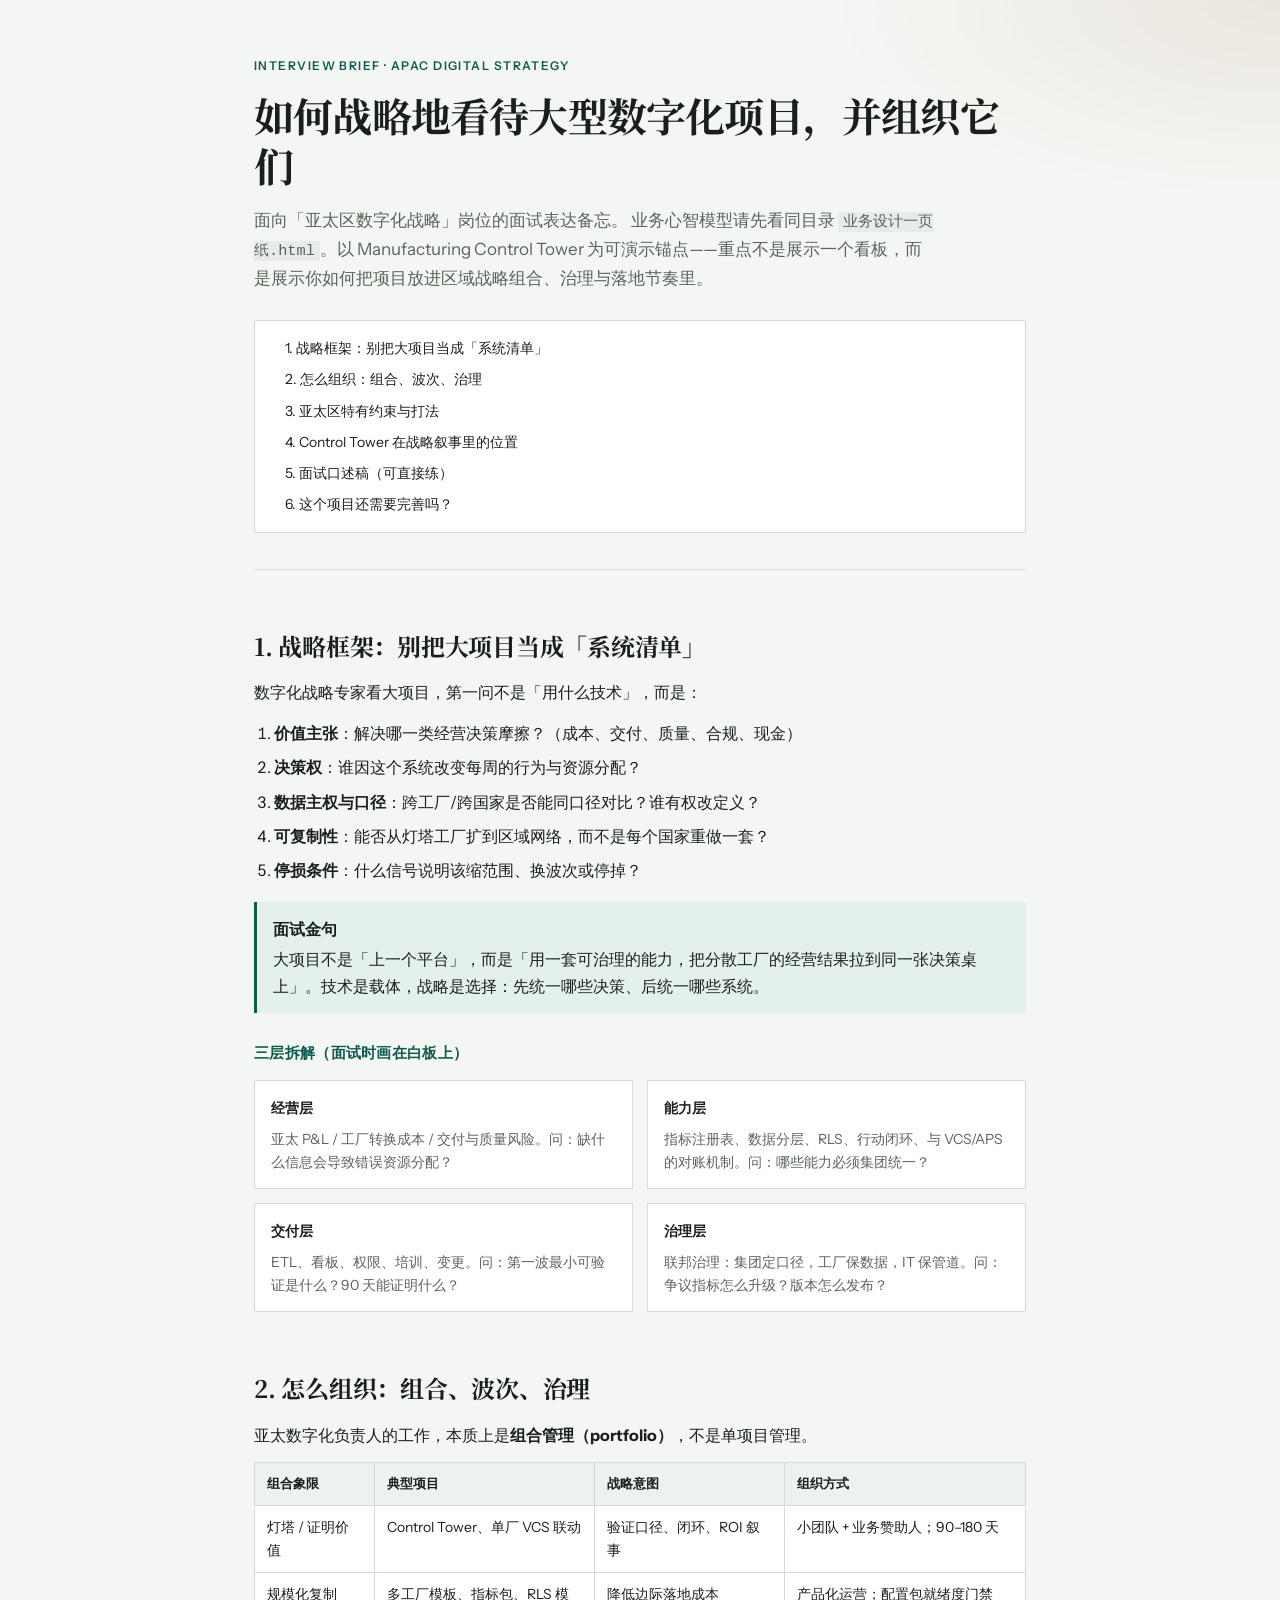
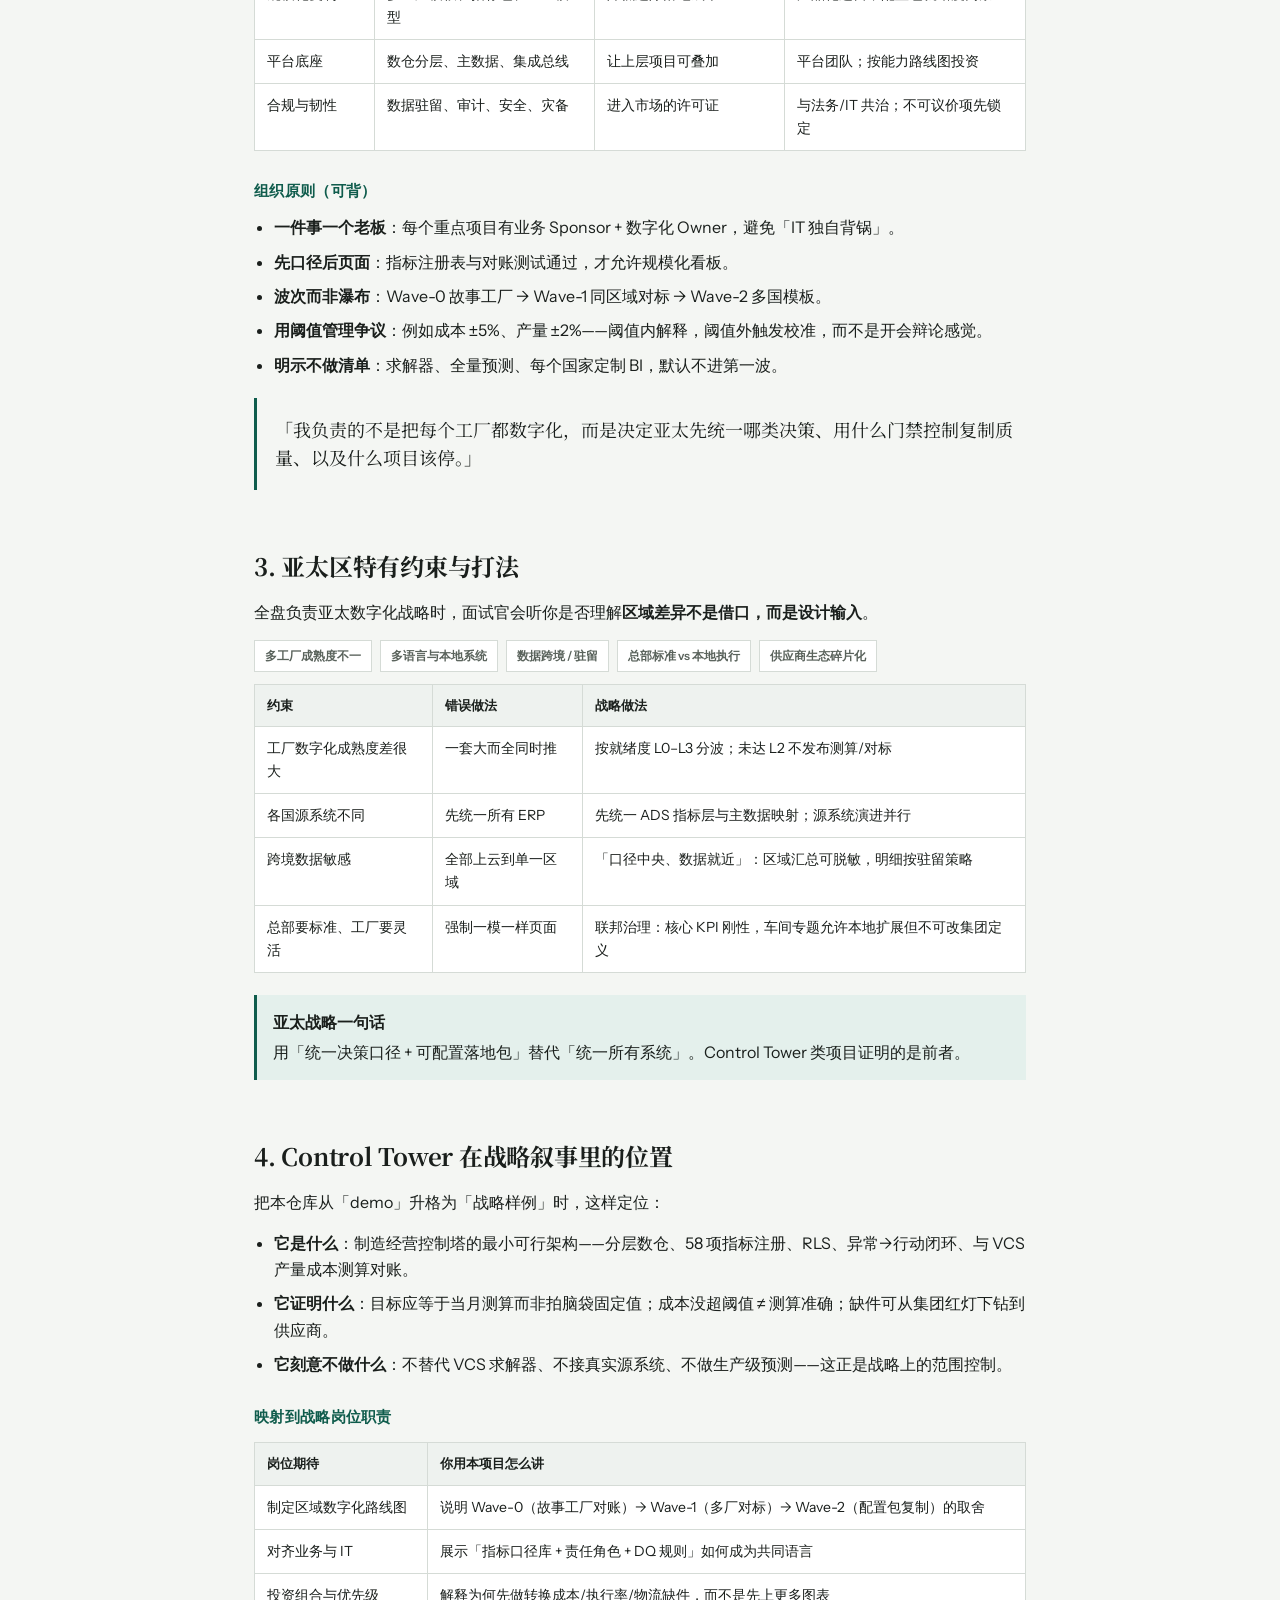
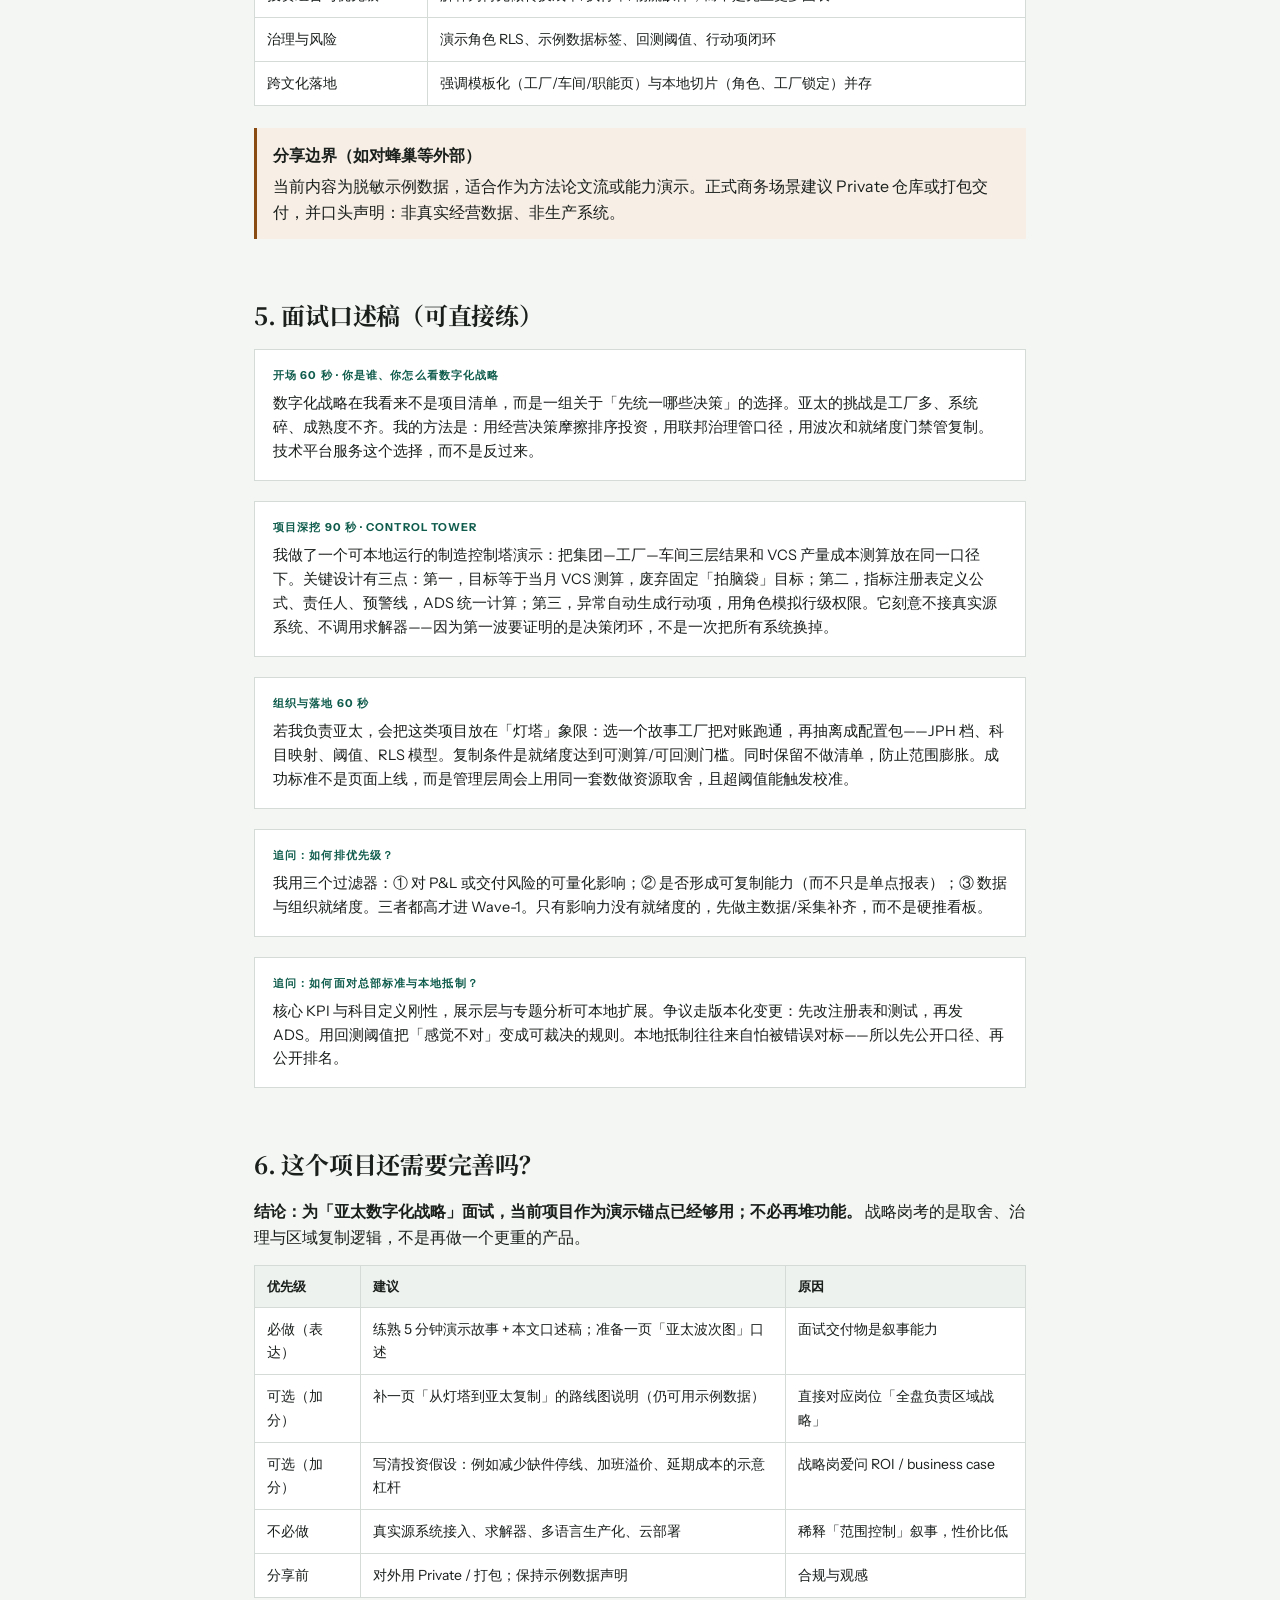
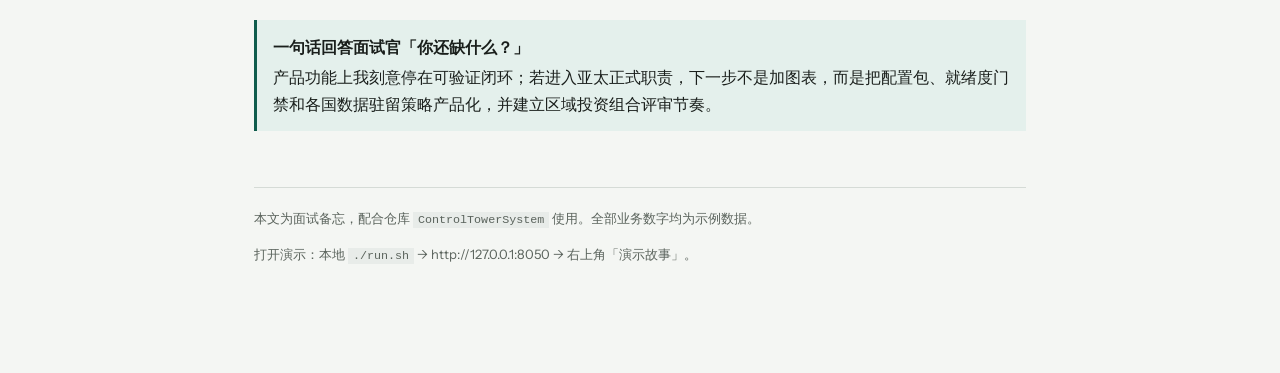
<file: docs/APAC_数字化战略面试备忘.html>
<!DOCTYPE html>
<html lang="zh-CN">
<head>
<meta charset="utf-8">
<meta name="viewport" content="width=device-width, initial-scale=1">
<title>亚太数字化战略面试备忘 · Control Tower 作为叙事锚点</title>
<link rel="preconnect" href="https://fonts.googleapis.com">
<link rel="preconnect" href="https://fonts.gstatic.com" crossorigin>
<link href="https://fonts.googleapis.com/css2?family=Instrument+Sans:wght@400;500;600;700&family=Noto+Serif+SC:wght@500;600;700&display=swap" rel="stylesheet">
<style>
  :root {
    --ink: #1a1f1c;
    --muted: #5a635c;
    --line: #d5dbd6;
    --bg: #f4f6f3;
    --paper: #ffffff;
    --accent: #0f5c4c;
    --accent-soft: #e4f0ec;
    --warn: #8a4b12;
    --warn-soft: #f7efe6;
    --max: 820px;
  }
  * { box-sizing: border-box; }
  html { scroll-behavior: smooth; }
  body {
    margin: 0;
    color: var(--ink);
    background:
      radial-gradient(1200px 500px at 10% -10%, #e8efe9 0%, transparent 55%),
      radial-gradient(900px 400px at 100% 0%, #ebe6df 0%, transparent 50%),
      var(--bg);
    font-family: "Instrument Sans", "PingFang SC", "Hiragino Sans GB", sans-serif;
    line-height: 1.65;
    font-size: 16px;
  }
  .wrap { max-width: var(--max); margin: 0 auto; padding: 48px 24px 96px; }
  header.hero {
    padding: 8px 0 36px;
    border-bottom: 1px solid var(--line);
    margin-bottom: 36px;
  }
  .kicker {
    font-size: 12px;
    letter-spacing: .12em;
    text-transform: uppercase;
    color: var(--accent);
    font-weight: 600;
    margin: 0 0 14px;
  }
  h1 {
    font-family: "Noto Serif SC", "Songti SC", serif;
    font-weight: 700;
    font-size: clamp(28px, 4.5vw, 40px);
    line-height: 1.25;
    margin: 0 0 16px;
    letter-spacing: -.02em;
  }
  .lede {
    color: var(--muted);
    font-size: 17px;
    max-width: 62ch;
    margin: 0;
  }
  nav.toc {
    display: grid;
    gap: 8px;
    margin: 28px 0 0;
    padding: 16px 18px;
    background: var(--paper);
    border: 1px solid var(--line);
  }
  nav.toc a {
    color: var(--ink);
    text-decoration: none;
    font-size: 14px;
    border-left: 2px solid transparent;
    padding-left: 10px;
  }
  nav.toc a:hover { border-left-color: var(--accent); color: var(--accent); }
  h2 {
    font-family: "Noto Serif SC", "Songti SC", serif;
    font-size: 24px;
    margin: 48px 0 14px;
    padding-top: 8px;
    letter-spacing: -.01em;
  }
  h3 {
    font-size: 15px;
    font-weight: 700;
    margin: 28px 0 10px;
    color: var(--accent);
    letter-spacing: .02em;
  }
  p { margin: 0 0 14px; }
  ul, ol { margin: 0 0 16px; padding-left: 1.25em; }
  li { margin: 0 0 8px; }
  .callout {
    background: var(--accent-soft);
    border-left: 3px solid var(--accent);
    padding: 14px 16px;
    margin: 18px 0 22px;
  }
  .callout.warn {
    background: var(--warn-soft);
    border-left-color: var(--warn);
  }
  .callout strong { display: block; margin-bottom: 4px; }
  table {
    width: 100%;
    border-collapse: collapse;
    font-size: 14px;
    margin: 12px 0 22px;
    background: var(--paper);
  }
  th, td {
    border: 1px solid var(--line);
    padding: 10px 12px;
    text-align: left;
    vertical-align: top;
  }
  th {
    background: #eef2ef;
    font-weight: 600;
    font-size: 13px;
  }
  .grid2 {
    display: grid;
    grid-template-columns: 1fr 1fr;
    gap: 14px;
    margin: 14px 0 22px;
  }
  @media (max-width: 720px) { .grid2 { grid-template-columns: 1fr; } }
  .card {
    background: var(--paper);
    border: 1px solid var(--line);
    padding: 16px 16px 14px;
  }
  .card h4 {
    margin: 0 0 8px;
    font-size: 14px;
    font-weight: 700;
  }
  .card p, .card li { font-size: 14px; color: var(--muted); }
  .card p:last-child, .card ul:last-child { margin-bottom: 0; }
  .quote {
    font-family: "Noto Serif SC", serif;
    font-size: 18px;
    line-height: 1.55;
    margin: 20px 0;
    padding: 18px 0 18px 18px;
    border-left: 3px solid var(--accent);
    color: var(--ink);
  }
  .script {
    background: var(--paper);
    border: 1px solid var(--line);
    padding: 16px 18px;
    margin: 12px 0 20px;
    font-size: 14.5px;
  }
  .script .label {
    font-size: 11px;
    letter-spacing: .1em;
    text-transform: uppercase;
    color: var(--accent);
    font-weight: 700;
    margin-bottom: 8px;
  }
  footer {
    margin-top: 56px;
    padding-top: 20px;
    border-top: 1px solid var(--line);
    color: var(--muted);
    font-size: 13px;
  }
  code {
    font-family: ui-monospace, SFMono-Regular, Menlo, monospace;
    font-size: .9em;
    background: #e8ece9;
    padding: 1px 5px;
  }
  .pillrow { display: flex; flex-wrap: wrap; gap: 8px; margin: 12px 0 8px; }
  .pill {
    font-size: 12px;
    font-weight: 600;
    padding: 5px 10px;
    background: var(--paper);
    border: 1px solid var(--line);
    color: var(--muted);
  }
</style>
</head>
<body>
<div class="wrap">
  <header class="hero">
    <p class="kicker">Interview Brief · APAC Digital Strategy</p>
    <h1>如何战略地看待大型数字化项目，并组织它们</h1>
    <p class="lede">面向「亚太区数字化战略」岗位的面试表达备忘。 业务心智模型请先看同目录 <code>业务设计一页纸.html</code>。以 Manufacturing Control Tower 为可演示锚点——重点不是展示一个看板，而是展示你如何把项目放进区域战略组合、治理与落地节奏里。</p>
    <nav class="toc" aria-label="目录">
      <a href="#frame">1. 战略框架：别把大项目当成「系统清单」</a>
      <a href="#portfolio">2. 怎么组织：组合、波次、治理</a>
      <a href="#apac">3. 亚太区特有约束与打法</a>
      <a href="#tower">4. Control Tower 在战略叙事里的位置</a>
      <a href="#scripts">5. 面试口述稿（可直接练）</a>
      <a href="#needmore">6. 这个项目还需要完善吗？</a>
    </nav>
  </header>

  <section id="frame">
    <h2>1. 战略框架：别把大项目当成「系统清单」</h2>
    <p>数字化战略专家看大项目，第一问不是「用什么技术」，而是：</p>
    <ol>
      <li><strong>价值主张</strong>：解决哪一类经营决策摩擦？（成本、交付、质量、合规、现金）</li>
      <li><strong>决策权</strong>：谁因这个系统改变每周的行为与资源分配？</li>
      <li><strong>数据主权与口径</strong>：跨工厂/跨国家是否能同口径对比？谁有权改定义？</li>
      <li><strong>可复制性</strong>：能否从灯塔工厂扩到区域网络，而不是每个国家重做一套？</li>
      <li><strong>停损条件</strong>：什么信号说明该缩范围、换波次或停掉？</li>
    </ol>
    <div class="callout">
      <strong>面试金句</strong>
      大项目不是「上一个平台」，而是「用一套可治理的能力，把分散工厂的经营结果拉到同一张决策桌上」。技术是载体，战略是选择：先统一哪些决策、后统一哪些系统。
    </div>
    <h3>三层拆解（面试时画在白板上）</h3>
    <div class="grid2">
      <div class="card">
        <h4>经营层</h4>
        <p>亚太 P&amp;L / 工厂转换成本 / 交付与质量风险。问：缺什么信息会导致错误资源分配？</p>
      </div>
      <div class="card">
        <h4>能力层</h4>
        <p>指标注册表、数据分层、RLS、行动闭环、与 VCS/APS 的对账机制。问：哪些能力必须集团统一？</p>
      </div>
      <div class="card">
        <h4>交付层</h4>
        <p>ETL、看板、权限、培训、变更。问：第一波最小可验证是什么？90 天能证明什么？</p>
      </div>
      <div class="card">
        <h4>治理层</h4>
        <p>联邦治理：集团定口径，工厂保数据，IT 保管道。问：争议指标怎么升级？版本怎么发布？</p>
      </div>
    </div>
  </section>

  <section id="portfolio">
    <h2>2. 怎么组织：组合、波次、治理</h2>
    <p>亚太数字化负责人的工作，本质上是<strong>组合管理（portfolio）</strong>，不是单项目管理。</p>
    <table>
      <thead>
        <tr>
          <th>组合象限</th>
          <th>典型项目</th>
          <th>战略意图</th>
          <th>组织方式</th>
        </tr>
      </thead>
      <tbody>
        <tr>
          <td>灯塔 / 证明价值</td>
          <td>Control Tower、单厂 VCS 联动</td>
          <td>验证口径、闭环、ROI 叙事</td>
          <td>小团队 + 业务赞助人；90–180 天</td>
        </tr>
        <tr>
          <td>规模化复制</td>
          <td>多工厂模板、指标包、RLS 模型</td>
          <td>降低边际落地成本</td>
          <td>产品化运营；配置包就绪度门禁</td>
        </tr>
        <tr>
          <td>平台底座</td>
          <td>数仓分层、主数据、集成总线</td>
          <td>让上层项目可叠加</td>
          <td>平台团队；按能力路线图投资</td>
        </tr>
        <tr>
          <td>合规与韧性</td>
          <td>数据驻留、审计、安全、灾备</td>
          <td>进入市场的许可证</td>
          <td>与法务/IT 共治；不可议价项先锁定</td>
        </tr>
      </tbody>
    </table>
    <h3>组织原则（可背）</h3>
    <ul>
      <li><strong>一件事一个老板</strong>：每个重点项目有业务 Sponsor + 数字化 Owner，避免「IT 独自背锅」。</li>
      <li><strong>先口径后页面</strong>：指标注册表与对账测试通过，才允许规模化看板。</li>
      <li><strong>波次而非瀑布</strong>：Wave-0 故事工厂 → Wave-1 同区域对标 → Wave-2 多国模板。</li>
      <li><strong>用阈值管理争议</strong>：例如成本 ±5%、产量 ±2%——阈值内解释，阈值外触发校准，而不是开会辩论感觉。</li>
      <li><strong>明示不做清单</strong>：求解器、全量预测、每个国家定制 BI，默认不进第一波。</li>
    </ul>
    <div class="quote">「我负责的不是把每个工厂都数字化，而是决定亚太先统一哪类决策、用什么门禁控制复制质量、以及什么项目该停。」</div>
  </section>

  <section id="apac">
    <h2>3. 亚太区特有约束与打法</h2>
    <p>全盘负责亚太数字化战略时，面试官会听你是否理解<strong>区域差异不是借口，而是设计输入</strong>。</p>
    <div class="pillrow">
      <span class="pill">多工厂成熟度不一</span>
      <span class="pill">多语言与本地系统</span>
      <span class="pill">数据跨境 / 驻留</span>
      <span class="pill">总部标准 vs 本地执行</span>
      <span class="pill">供应商生态碎片化</span>
    </div>
    <table>
      <thead>
        <tr><th>约束</th><th>错误做法</th><th>战略做法</th></tr>
      </thead>
      <tbody>
        <tr>
          <td>工厂数字化成熟度差很大</td>
          <td>一套大而全同时推</td>
          <td>按就绪度 L0–L3 分波；未达 L2 不发布测算/对标</td>
        </tr>
        <tr>
          <td>各国源系统不同</td>
          <td>先统一所有 ERP</td>
          <td>先统一 ADS 指标层与主数据映射；源系统演进并行</td>
        </tr>
        <tr>
          <td>跨境数据敏感</td>
          <td>全部上云到单一区域</td>
          <td>「口径中央、数据就近」：区域汇总可脱敏，明细按驻留策略</td>
        </tr>
        <tr>
          <td>总部要标准、工厂要灵活</td>
          <td>强制一模一样页面</td>
          <td>联邦治理：核心 KPI 刚性，车间专题允许本地扩展但不可改集团定义</td>
        </tr>
      </tbody>
    </table>
    <div class="callout">
      <strong>亚太战略一句话</strong>
      用「统一决策口径 + 可配置落地包」替代「统一所有系统」。Control Tower 类项目证明的是前者。
    </div>
  </section>

  <section id="tower">
    <h2>4. Control Tower 在战略叙事里的位置</h2>
    <p>把本仓库从「demo」升格为「战略样例」时，这样定位：</p>
    <ul>
      <li><strong>它是什么</strong>：制造经营控制塔的最小可行架构——分层数仓、58 项指标注册、RLS、异常→行动闭环、与 VCS 产量成本测算对账。</li>
      <li><strong>它证明什么</strong>：目标应等于当月测算而非拍脑袋固定值；成本没超阈值 ≠ 测算准确；缺件可从集团红灯下钻到供应商。</li>
      <li><strong>它刻意不做什么</strong>：不替代 VCS 求解器、不接真实源系统、不做生产级预测——这正是战略上的范围控制。</li>
    </ul>
    <h3>映射到战略岗位职责</h3>
    <table>
      <thead>
        <tr><th>岗位期待</th><th>你用本项目怎么讲</th></tr>
      </thead>
      <tbody>
        <tr>
          <td>制定区域数字化路线图</td>
          <td>说明 Wave-0（故事工厂对账）→ Wave-1（多厂对标）→ Wave-2（配置包复制）的取舍</td>
        </tr>
        <tr>
          <td>对齐业务与 IT</td>
          <td>展示「指标口径库 + 责任角色 + DQ 规则」如何成为共同语言</td>
        </tr>
        <tr>
          <td>投资组合与优先级</td>
          <td>解释为何先做转换成本/执行率/物流缺件，而不是先上更多图表</td>
        </tr>
        <tr>
          <td>治理与风险</td>
          <td>演示角色 RLS、示例数据标签、回测阈值、行动项闭环</td>
        </tr>
        <tr>
          <td>跨文化落地</td>
          <td>强调模板化（工厂/车间/职能页）与本地切片（角色、工厂锁定）并存</td>
        </tr>
      </tbody>
    </table>
    <div class="callout warn">
      <strong>分享边界（如对蜂巢等外部）</strong>
      当前内容为脱敏示例数据，适合作为方法论文流或能力演示。正式商务场景建议 Private 仓库或打包交付，并口头声明：非真实经营数据、非生产系统。
    </div>
  </section>

  <section id="scripts">
    <h2>5. 面试口述稿（可直接练）</h2>

    <div class="script">
      <div class="label">开场 60 秒 · 你是谁、你怎么看数字化战略</div>
      数字化战略在我看来不是项目清单，而是一组关于「先统一哪些决策」的选择。亚太的挑战是工厂多、系统碎、成熟度不齐。我的方法是：用经营决策摩擦排序投资，用联邦治理管口径，用波次和就绪度门禁管复制。技术平台服务这个选择，而不是反过来。
    </div>

    <div class="script">
      <div class="label">项目深挖 90 秒 · Control Tower</div>
      我做了一个可本地运行的制造控制塔演示：把集团—工厂—车间三层结果和 VCS 产量成本测算放在同一口径下。关键设计有三点：第一，目标等于当月 VCS 测算，废弃固定「拍脑袋」目标；第二，指标注册表定义公式、责任人、预警线，ADS 统一计算；第三，异常自动生成行动项，用角色模拟行级权限。它刻意不接真实源系统、不调用求解器——因为第一波要证明的是决策闭环，不是一次把所有系统换掉。
    </div>

    <div class="script">
      <div class="label">组织与落地 60 秒</div>
      若我负责亚太，会把这类项目放在「灯塔」象限：选一个故事工厂把对账跑通，再抽离成配置包——JPH 档、科目映射、阈值、RLS 模型。复制条件是就绪度达到可测算/可回测门槛。同时保留不做清单，防止范围膨胀。成功标准不是页面上线，而是管理层周会上用同一套数做资源取舍，且超阈值能触发校准。
    </div>

    <div class="script">
      <div class="label">追问：如何排优先级？</div>
      我用三个过滤器：① 对 P&amp;L 或交付风险的可量化影响；② 是否形成可复制能力（而不只是单点报表）；③ 数据与组织就绪度。三者都高才进 Wave-1。只有影响力没有就绪度的，先做主数据/采集补齐，而不是硬推看板。
    </div>

    <div class="script">
      <div class="label">追问：如何面对总部标准与本地抵制？</div>
      核心 KPI 与科目定义刚性，展示层与专题分析可本地扩展。争议走版本化变更：先改注册表和测试，再发 ADS。用回测阈值把「感觉不对」变成可裁决的规则。本地抵制往往来自怕被错误对标——所以先公开口径、再公开排名。
    </div>
  </section>

  <section id="needmore">
    <h2>6. 这个项目还需要完善吗？</h2>
    <p><strong>结论：为「亚太数字化战略」面试，当前项目作为演示锚点已经够用；不必再堆功能。</strong> 战略岗考的是取舍、治理与区域复制逻辑，不是再做一个更重的产品。</p>
    <table>
      <thead>
        <tr><th>优先级</th><th>建议</th><th>原因</th></tr>
      </thead>
      <tbody>
        <tr>
          <td>必做（表达）</td>
          <td>练熟 5 分钟演示故事 + 本文口述稿；准备一页「亚太波次图」口述</td>
          <td>面试交付物是叙事能力</td>
        </tr>
        <tr>
          <td>可选（加分）</td>
          <td>补一页「从灯塔到亚太复制」的路线图说明（仍可用示例数据）</td>
          <td>直接对应岗位「全盘负责区域战略」</td>
        </tr>
        <tr>
          <td>可选（加分）</td>
          <td>写清投资假设：例如减少缺件停线、加班溢价、延期成本的示意杠杆</td>
          <td>战略岗爱问 ROI / business case</td>
        </tr>
        <tr>
          <td>不必做</td>
          <td>真实源系统接入、求解器、多语言生产化、云部署</td>
          <td>稀释「范围控制」叙事，性价比低</td>
        </tr>
        <tr>
          <td>分享前</td>
          <td>对外用 Private / 打包；保持示例数据声明</td>
          <td>合规与观感</td>
        </tr>
      </tbody>
    </table>
    <div class="callout">
      <strong>一句话回答面试官「你还缺什么？」</strong>
      产品功能上我刻意停在可验证闭环；若进入亚太正式职责，下一步不是加图表，而是把配置包、就绪度门禁和各国数据驻留策略产品化，并建立区域投资组合评审节奏。
    </div>
  </section>

  <footer>
    <p>本文为面试备忘，配合仓库 <code>ControlTowerSystem</code> 使用。全部业务数字均为示例数据。</p>
    <p>打开演示：本地 <code>./run.sh</code> → http://127.0.0.1:8050 → 右上角「演示故事」。</p>
  </footer>
</div>
</body>
</html>
</file>
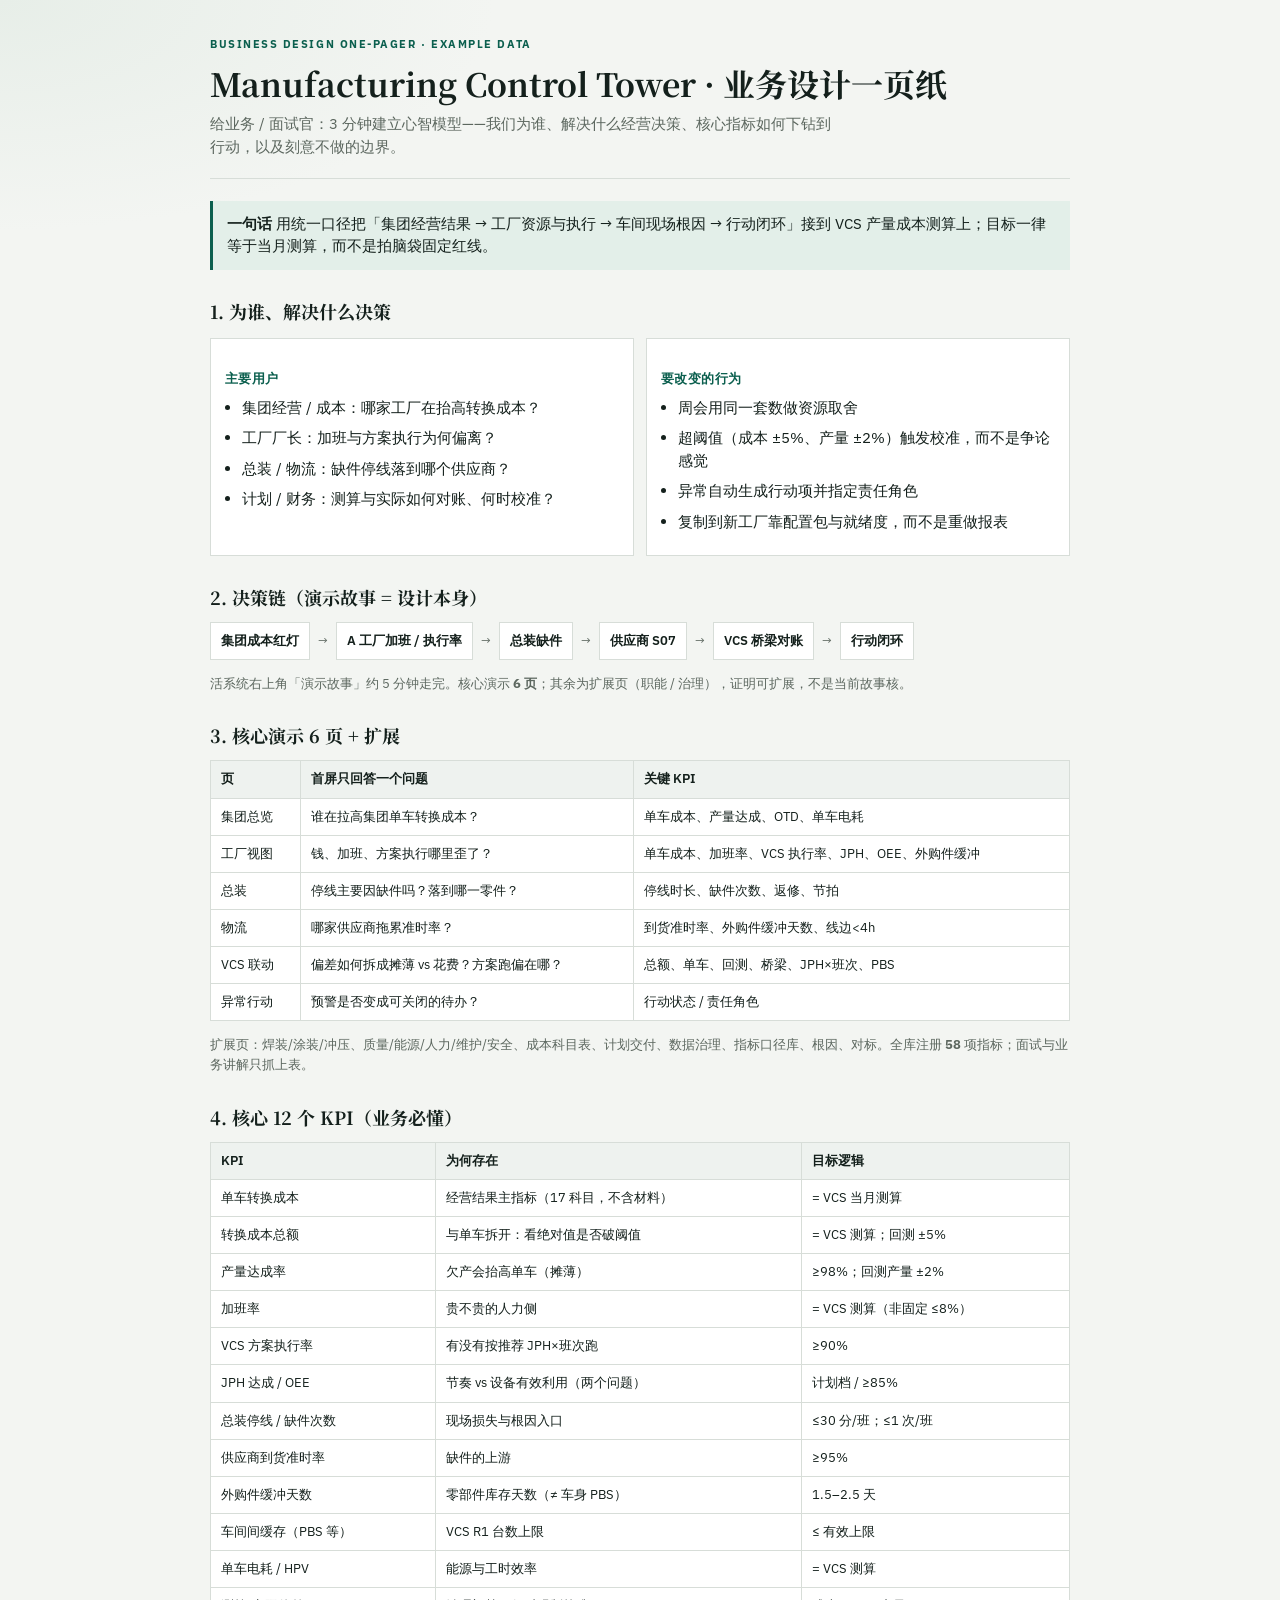
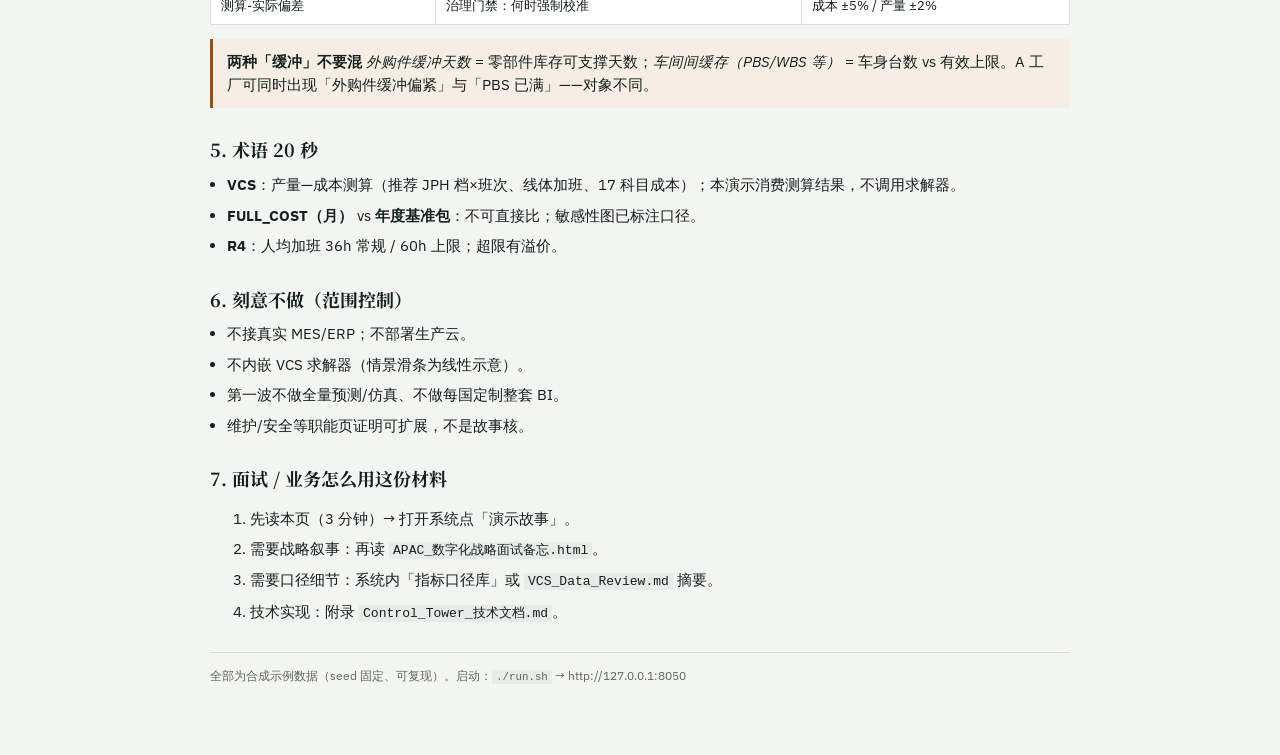
<file: docs/业务设计一页纸.html>
<!DOCTYPE html>
<html lang="zh-CN">
<head>
<meta charset="utf-8">
<meta name="viewport" content="width=device-width, initial-scale=1">
<title>业务设计一页纸 · Manufacturing Control Tower</title>
<link rel="preconnect" href="https://fonts.googleapis.com">
<link rel="preconnect" href="https://fonts.gstatic.com" crossorigin>
<link href="https://fonts.googleapis.com/css2?family=IBM+Plex+Sans:wght@400;500;600;700&family=Noto+Serif+SC:wght@600;700&display=swap" rel="stylesheet">
<style>
  :root {
    --ink: #14201c;
    --muted: #5c675f;
    --line: #d7ddd8;
    --bg: #f3f5f2;
    --paper: #fff;
    --acc: #0b5f4e;
    --acc-soft: #e3efe9;
    --warn: #9a4d14;
    --warn-soft: #f6eee5;
  }
  * { box-sizing: border-box; }
  body {
    margin: 0;
    color: var(--ink);
    background:
      radial-gradient(900px 420px at 0% 0%, #e7eee8 0%, transparent 55%),
      var(--bg);
    font-family: "IBM Plex Sans", "PingFang SC", "Hiragino Sans GB", sans-serif;
    font-size: 14.5px;
    line-height: 1.55;
  }
  .wrap { max-width: 900px; margin: 0 auto; padding: 36px 20px 72px; }
  .hero { border-bottom: 1px solid var(--line); padding-bottom: 20px; margin-bottom: 22px; }
  .kicker { font-size: 11px; letter-spacing: .14em; text-transform: uppercase; color: var(--acc); font-weight: 700; margin: 0 0 10px; }
  h1 { font-family: "Noto Serif SC", serif; font-size: clamp(24px, 3.6vw, 32px); line-height: 1.25; margin: 0 0 10px; }
  .lede { color: var(--muted); margin: 0; max-width: 70ch; }
  h2 { font-family: "Noto Serif SC", serif; font-size: 18px; margin: 28px 0 10px; }
  h3 { font-size: 13px; color: var(--acc); margin: 16px 0 8px; letter-spacing: .03em; }
  p, li { margin: 0 0 8px; }
  ul { margin: 0 0 12px; padding-left: 1.2em; }
  .grid { display: grid; grid-template-columns: 1fr 1fr; gap: 12px; margin: 12px 0; }
  @media (max-width: 720px) { .grid { grid-template-columns: 1fr; } }
  .card { background: var(--paper); border: 1px solid var(--line); padding: 14px; }
  .card p:last-child, .card ul:last-child { margin-bottom: 0; }
  .callout { background: var(--acc-soft); border-left: 3px solid var(--acc); padding: 12px 14px; margin: 12px 0; }
  .callout.warn { background: var(--warn-soft); border-left-color: var(--warn); }
  table { width: 100%; border-collapse: collapse; background: var(--paper); font-size: 13px; margin: 8px 0 14px; }
  th, td { border: 1px solid var(--line); padding: 8px 10px; text-align: left; vertical-align: top; }
  th { background: #eef2ef; font-weight: 600; }
  .flow { display: flex; flex-wrap: wrap; gap: 8px; align-items: center; margin: 10px 0 14px; }
  .step { background: var(--paper); border: 1px solid var(--line); padding: 8px 10px; font-size: 13px; font-weight: 600; }
  .arrow { color: var(--muted); font-size: 12px; }
  .muted { color: var(--muted); font-size: 13px; }
  footer { margin-top: 28px; padding-top: 14px; border-top: 1px solid var(--line); color: var(--muted); font-size: 12px; }
  code { font-family: ui-monospace, Menlo, monospace; font-size: .9em; background: #e8ece9; padding: 1px 4px; }
</style>
</head>
<body>
<div class="wrap">
  <header class="hero">
    <p class="kicker">Business Design One-Pager · Example Data</p>
    <h1>Manufacturing Control Tower · 业务设计一页纸</h1>
    <p class="lede">给业务 / 面试官：3 分钟建立心智模型——我们为谁、解决什么经营决策、核心指标如何下钻到行动，以及刻意不做的边界。</p>
  </header>

  <div class="callout">
    <strong>一句话</strong>
    用统一口径把「集团经营结果 → 工厂资源与执行 → 车间现场根因 → 行动闭环」接到 VCS 产量成本测算上；目标一律等于当月测算，而不是拍脑袋固定红线。
  </div>

  <h2>1. 为谁、解决什么决策</h2>
  <div class="grid">
    <div class="card">
      <h3>主要用户</h3>
      <ul>
        <li>集团经营 / 成本：哪家工厂在抬高转换成本？</li>
        <li>工厂厂长：加班与方案执行为何偏离？</li>
        <li>总装 / 物流：缺件停线落到哪个供应商？</li>
        <li>计划 / 财务：测算与实际如何对账、何时校准？</li>
      </ul>
    </div>
    <div class="card">
      <h3>要改变的行为</h3>
      <ul>
        <li>周会用同一套数做资源取舍</li>
        <li>超阈值（成本 ±5%、产量 ±2%）触发校准，而不是争论感觉</li>
        <li>异常自动生成行动项并指定责任角色</li>
        <li>复制到新工厂靠配置包与就绪度，而不是重做报表</li>
      </ul>
    </div>
  </div>

  <h2>2. 决策链（演示故事 = 设计本身）</h2>
  <div class="flow">
    <span class="step">集团成本红灯</span><span class="arrow">→</span>
    <span class="step">A 工厂加班 / 执行率</span><span class="arrow">→</span>
    <span class="step">总装缺件</span><span class="arrow">→</span>
    <span class="step">供应商 S07</span><span class="arrow">→</span>
    <span class="step">VCS 桥梁对账</span><span class="arrow">→</span>
    <span class="step">行动闭环</span>
  </div>
  <p class="muted">活系统右上角「演示故事」约 5 分钟走完。核心演示 <strong>6 页</strong>；其余为扩展页（职能 / 治理），证明可扩展，不是当前故事核。</p>

  <h2>3. 核心演示 6 页 + 扩展</h2>
  <table>
    <thead><tr><th>页</th><th>首屏只回答一个问题</th><th>关键 KPI</th></tr></thead>
    <tbody>
      <tr><td>集团总览</td><td>谁在拉高集团单车转换成本？</td><td>单车成本、产量达成、OTD、单车电耗</td></tr>
      <tr><td>工厂视图</td><td>钱、加班、方案执行哪里歪了？</td><td>单车成本、加班率、VCS 执行率、JPH、OEE、外购件缓冲</td></tr>
      <tr><td>总装</td><td>停线主要因缺件吗？落到哪一零件？</td><td>停线时长、缺件次数、返修、节拍</td></tr>
      <tr><td>物流</td><td>哪家供应商拖累准时率？</td><td>到货准时率、外购件缓冲天数、线边&lt;4h</td></tr>
      <tr><td>VCS 联动</td><td>偏差如何拆成摊薄 vs 花费？方案跑偏在哪？</td><td>总额、单车、回测、桥梁、JPH×班次、PBS</td></tr>
      <tr><td>异常行动</td><td>预警是否变成可关闭的待办？</td><td>行动状态 / 责任角色</td></tr>
    </tbody>
  </table>
  <p class="muted">扩展页：焊装/涂装/冲压、质量/能源/人力/维护/安全、成本科目表、计划交付、数据治理、指标口径库、根因、对标。全库注册 <strong>58</strong> 项指标；面试与业务讲解只抓上表。</p>

  <h2>4. 核心 12 个 KPI（业务必懂）</h2>
  <table>
    <thead><tr><th>KPI</th><th>为何存在</th><th>目标逻辑</th></tr></thead>
    <tbody>
      <tr><td>单车转换成本</td><td>经营结果主指标（17 科目，不含材料）</td><td>= VCS 当月测算</td></tr>
      <tr><td>转换成本总额</td><td>与单车拆开：看绝对值是否破阈值</td><td>= VCS 测算；回测 ±5%</td></tr>
      <tr><td>产量达成率</td><td>欠产会抬高单车（摊薄）</td><td>≥98%；回测产量 ±2%</td></tr>
      <tr><td>加班率</td><td>贵不贵的人力侧</td><td>= VCS 测算（非固定 ≤8%）</td></tr>
      <tr><td>VCS 方案执行率</td><td>有没有按推荐 JPH×班次跑</td><td>≥90%</td></tr>
      <tr><td>JPH 达成 / OEE</td><td>节奏 vs 设备有效利用（两个问题）</td><td>计划档 / ≥85%</td></tr>
      <tr><td>总装停线 / 缺件次数</td><td>现场损失与根因入口</td><td>≤30 分/班；≤1 次/班</td></tr>
      <tr><td>供应商到货准时率</td><td>缺件的上游</td><td>≥95%</td></tr>
      <tr><td>外购件缓冲天数</td><td>零部件库存天数（≠ 车身 PBS）</td><td>1.5–2.5 天</td></tr>
      <tr><td>车间间缓存（PBS 等）</td><td>VCS R1 台数上限</td><td>≤ 有效上限</td></tr>
      <tr><td>单车电耗 / HPV</td><td>能源与工时效率</td><td>= VCS 测算</td></tr>
      <tr><td>测算-实际偏差</td><td>治理门禁：何时强制校准</td><td>成本 ±5% / 产量 ±2%</td></tr>
    </tbody>
  </table>

  <div class="callout warn">
    <strong>两种「缓冲」不要混</strong>
    <em>外购件缓冲天数</em> = 零部件库存可支撑天数；<em>车间间缓存（PBS/WBS 等）</em> = 车身台数 vs 有效上限。A 工厂可同时出现「外购件缓冲偏紧」与「PBS 已满」——对象不同。
  </div>

  <h2>5. 术语 20 秒</h2>
  <ul>
    <li><strong>VCS</strong>：产量—成本测算（推荐 JPH 档×班次、线体加班、17 科目成本）；本演示消费测算结果，不调用求解器。</li>
    <li><strong>FULL_COST（月）</strong> vs <strong>年度基准包</strong>：不可直接比；敏感性图已标注口径。</li>
    <li><strong>R4</strong>：人均加班 36h 常规 / 60h 上限；超限有溢价。</li>
  </ul>

  <h2>6. 刻意不做（范围控制）</h2>
  <ul>
    <li>不接真实 MES/ERP；不部署生产云。</li>
    <li>不内嵌 VCS 求解器（情景滑条为线性示意）。</li>
    <li>第一波不做全量预测/仿真、不做每国定制整套 BI。</li>
    <li>维护/安全等职能页证明可扩展，不是故事核。</li>
  </ul>

  <h2>7. 面试 / 业务怎么用这份材料</h2>
  <ol>
    <li>先读本页（3 分钟）→ 打开系统点「演示故事」。</li>
    <li>需要战略叙事：再读 <code>APAC_数字化战略面试备忘.html</code>。</li>
    <li>需要口径细节：系统内「指标口径库」或 <code>VCS_Data_Review.md</code> 摘要。</li>
    <li>技术实现：附录 <code>Control_Tower_技术文档.md</code>。</li>
  </ol>

  <footer>
    全部为合成示例数据（seed 固定、可复现）。启动：<code>./run.sh</code> → http://127.0.0.1:8050
  </footer>
</div>
</body>
</html>
</file>
